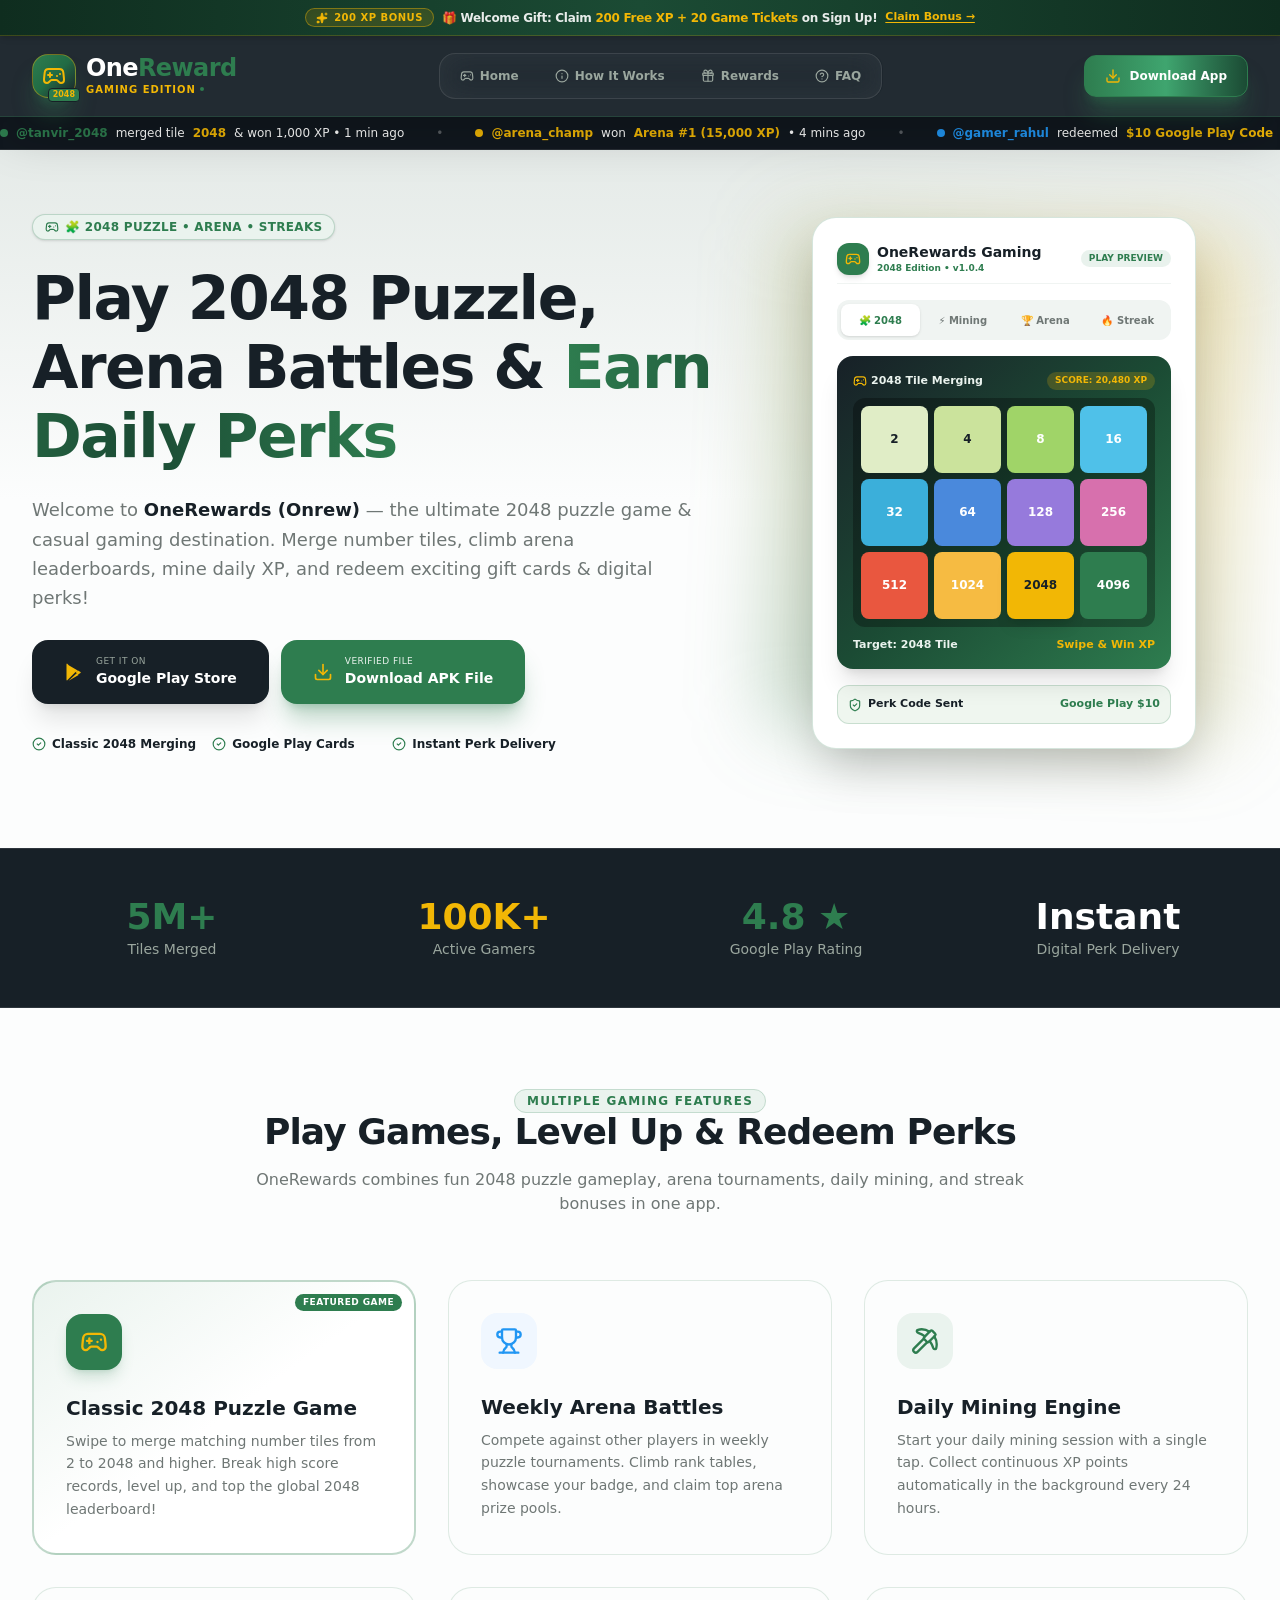
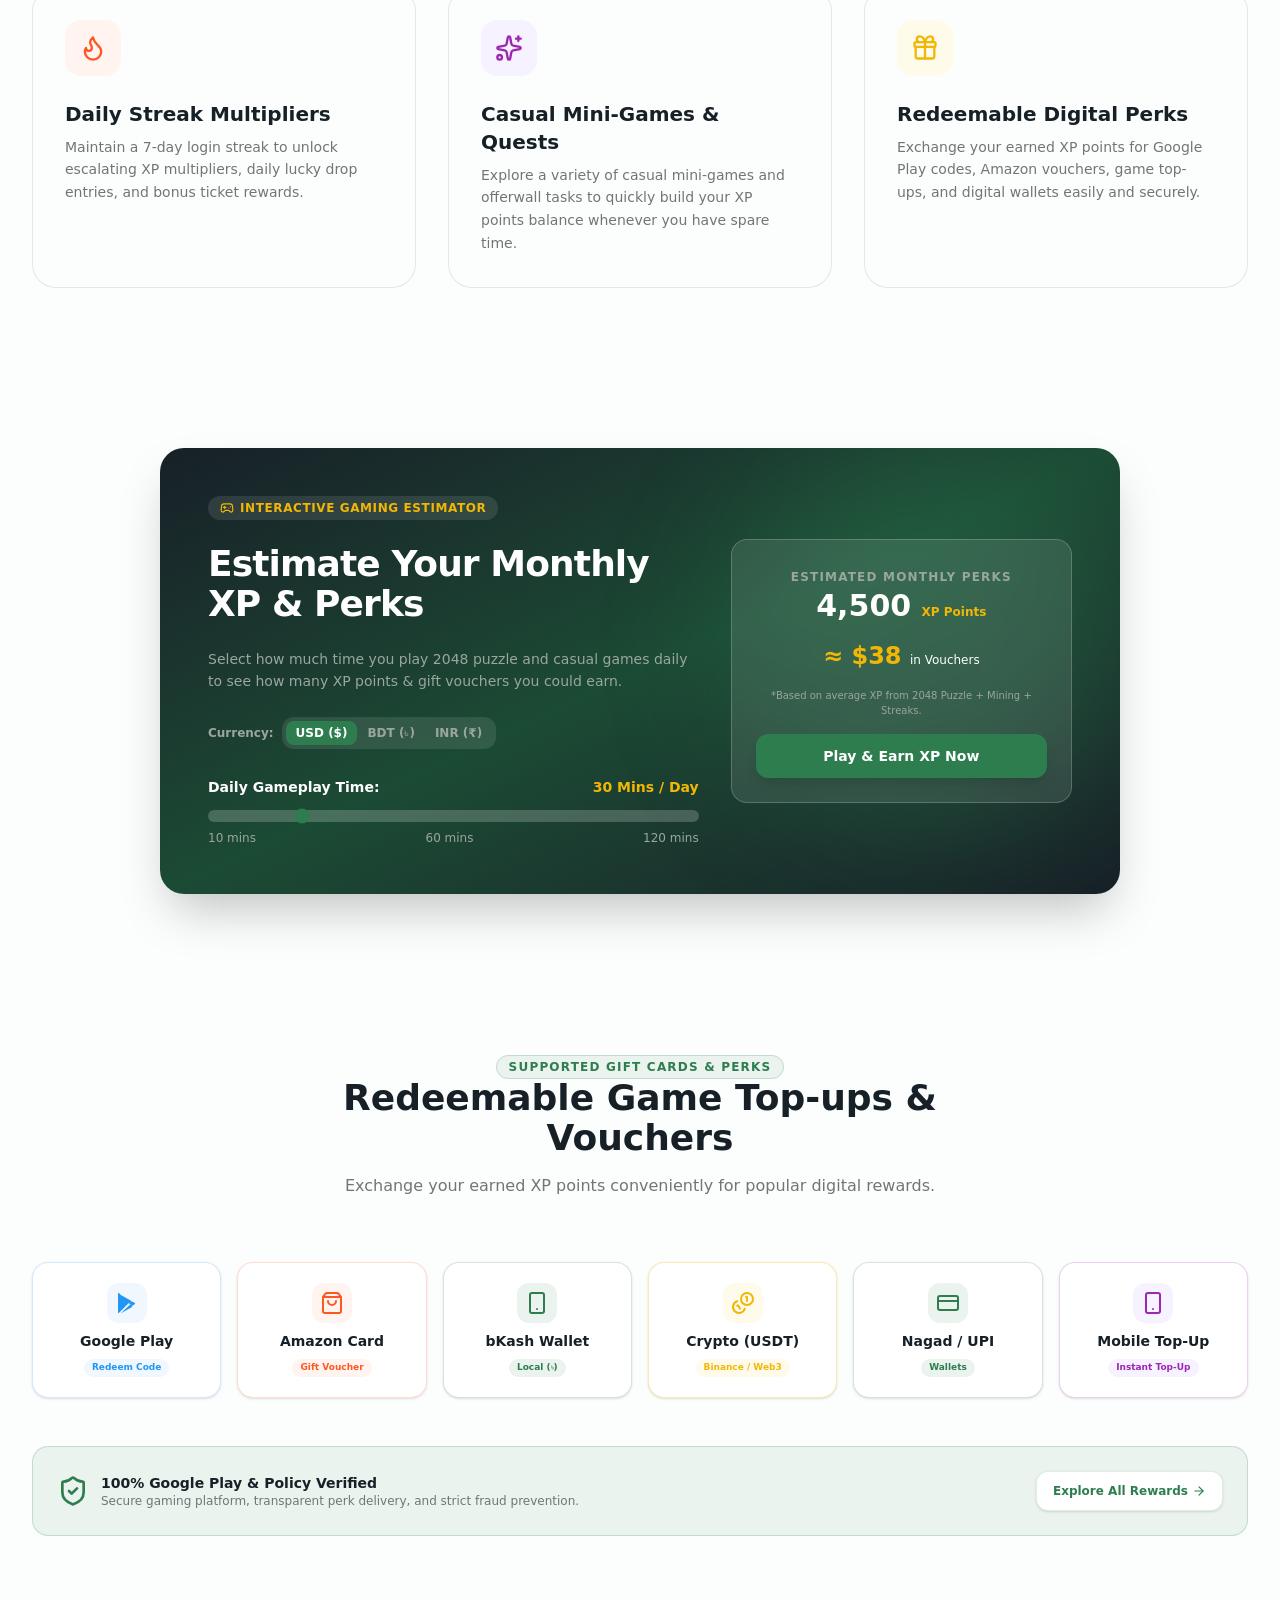
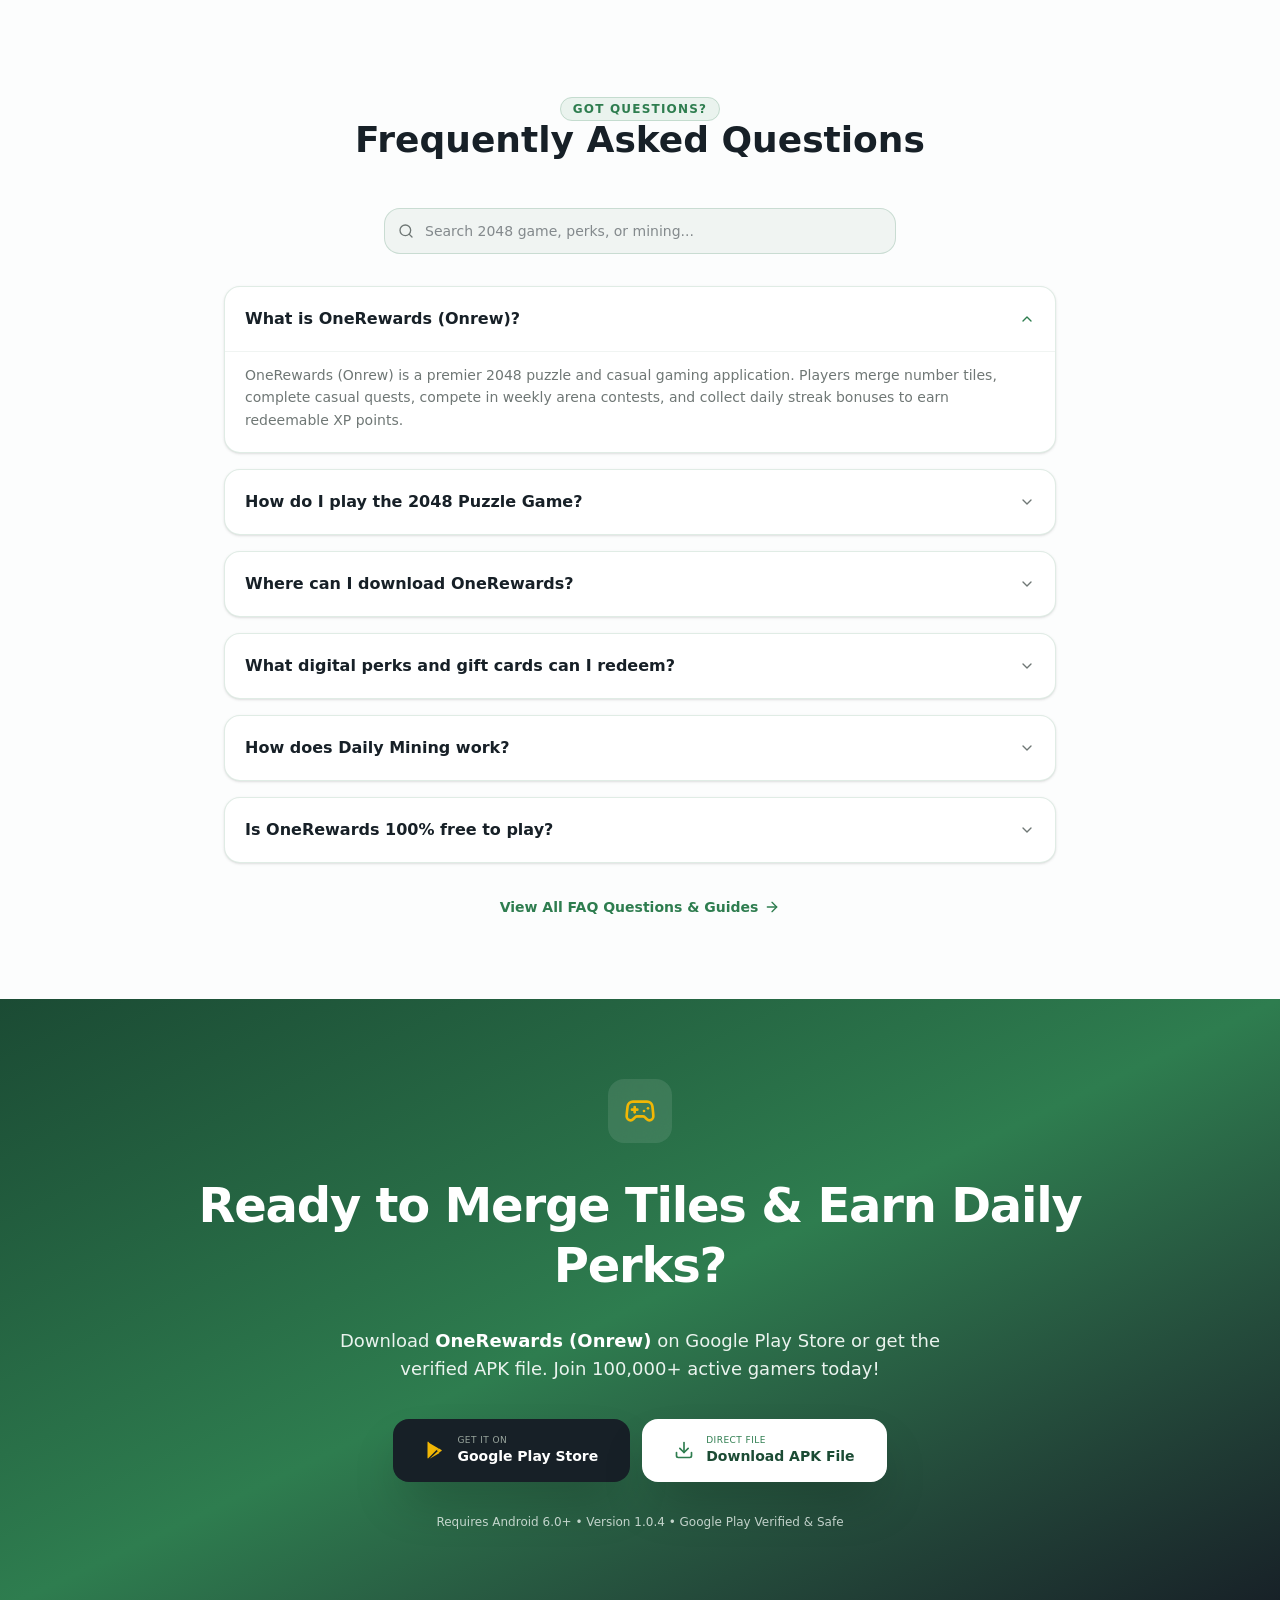
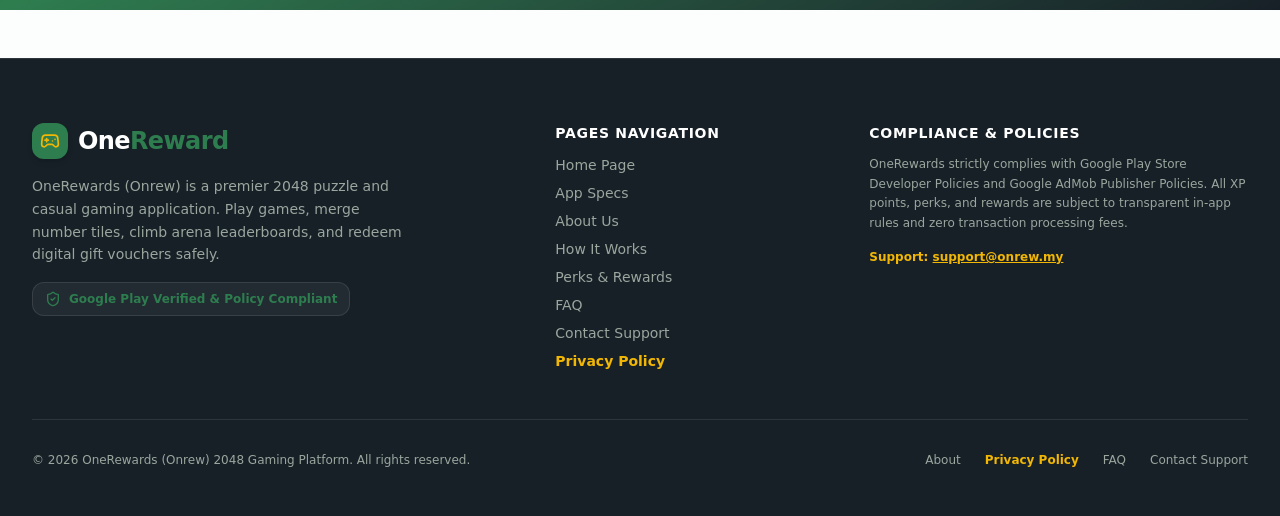
<file: index.html>
<!doctype html>
<html lang="en" class="scroll-smooth">
  <head>
    <meta charset="UTF-8" />
    <link rel="icon" type="image/png" href="/logo.png" />
    <meta name="viewport" content="width=device-width, initial-scale=1.0, maximum-scale=5.0" />
    <title>OneRewards | Play to Earn Money</title>

    <!-- Single Page App redirection handler for clean URLs without hash -->
    <script>
      (function() {
        var l = window.location;
        if (l.search) {
          var q = {};
          l.search.slice(1).split('&').forEach(function(v) {
            var a = v.split('=');
            q[a[0]] = a.slice(1).join('=');
          });
          if (q.p !== undefined) {
            window.history.replaceState(null, null,
              l.pathname.slice(0, -1) + (q.p || '') +
              (q.q ? '?' + q.q : '') +
              l.hash
            );
          }
        }
      }());
    </script>

    <!-- SEO Meta Tags -->
    <meta name="description" content="OneRewards (com.onerewards) is a premier rewards & earning platform. Mine coins daily, complete offerwall tasks, enter lucky draws, join weekly arena contests, and redeem real cash & gift cards instantly." />
    <meta name="keywords" content="OneRewards, com.onerewards, Onrew, Play to Earn, Earn Money Online, Daily Mining, Earn Cash App, Free Gift Cards, Weekly Arena, Lucky Draw, Fast Payout" />
    <meta name="author" content="OneRewards Team" />
    <meta name="robots" content="index, follow" />

    <!-- Open Graph / Facebook -->
    <meta property="og:type" content="website" />
    <meta property="og:url" content="https://onrew.my/" />
    <meta property="og:title" content="OneRewards | Play to Earn Money & Real Cash" />
    <meta property="og:description" content="Mine coins daily, complete fun tasks, compete in weekly arena contests, and withdraw real money instantly with OneRewards." />
    <meta property="og:image" content="https://onrew.my/logo.png" />
    <meta property="og:site_name" content="OneRewards" />

    <!-- Twitter Card -->
    <meta name="twitter:card" content="summary_large_image" />
    <meta name="twitter:title" content="OneRewards | Play to Earn Money" />
    <meta name="twitter:description" content="Join 100,000+ users earning real cash & gift cards daily with OneRewards." />
    <meta name="twitter:image" content="https://onrew.my/logo.png" />

    <!-- Google Fonts -->
    <link rel="preconnect" href="https://fonts.googleapis.com">
    <link rel="preconnect" href="https://fonts.gstatic.com" crossorigin>
    <link href="https://fonts.googleapis.com/css2?family=Plus+Jakarta+Sans:wght@400;500;600;700;800&family=Inter:wght@400;500;600;700&display=swap" rel="stylesheet">

    <!-- Structured Data (JSON-LD) for SEO & AI Recommendation Engines -->
    <script type="application/ld+json">
    {
      "@context": "https://schema.org",
      "@graph": [
        {
          "@type": "WebSite",
          "@id": "https://onrew.my/#website",
          "url": "https://onrew.my/",
          "name": "OneRewards",
          "alternateName": "Onrew",
          "description": "Play games, mine coins daily, complete offerwall tasks, and redeem real cash instantly.",
          "publisher": {
            "@type": "Organization",
            "name": "OneRewards Team",
            "logo": {
              "@type": "ImageObject",
              "url": "https://onrew.my/logo.png"
            }
          }
        },
        {
          "@type": "SoftwareApplication",
          "name": "OneRewards",
          "alternateName": "Onrew",
          "operatingSystem": "Android",
          "applicationCategory": "GameApplication, FinanceApplication",
          "applicationSubCategory": "Rewards & Earning Platform",
          "softwareVersion": "1.0.4",
          "installUrl": "https://play.google.com/store/apps/details?id=com.onerewards",
          "downloadUrl": "https://play.google.com/store/apps/details?id=com.onerewards",
          "releaseNotes": "Enhanced mining speeds, instant bKash/Nagad and Crypto payouts.",
          "offers": {
            "@type": "Offer",
            "price": "0",
            "priceCurrency": "USD"
          },
          "aggregateRating": {
            "@type": "AggregateRating",
            "ratingValue": "4.8",
            "ratingCount": "12500",
            "bestRating": "5",
            "worstRating": "1"
          },
          "description": "OneRewards (com.onerewards) is a premier rewards & earning platform. Mine coins daily, complete offerwall tasks, enter lucky draws, join weekly arena contests, and redeem real cash & gift cards instantly."
        }
      ]
    }
    </script>
    <script type="module" crossorigin src="/assets/index-er2yVmvf.js"></script>
    <link rel="stylesheet" crossorigin href="/assets/index-BYYidW73.css">
  </head>
  <body class="bg-[#FCFDFD] text-[#172027] font-sans antialiased selection:bg-[#2E7D4F] selection:text-white">
    <div id="root"></div>
  </body>
</html>
</file>
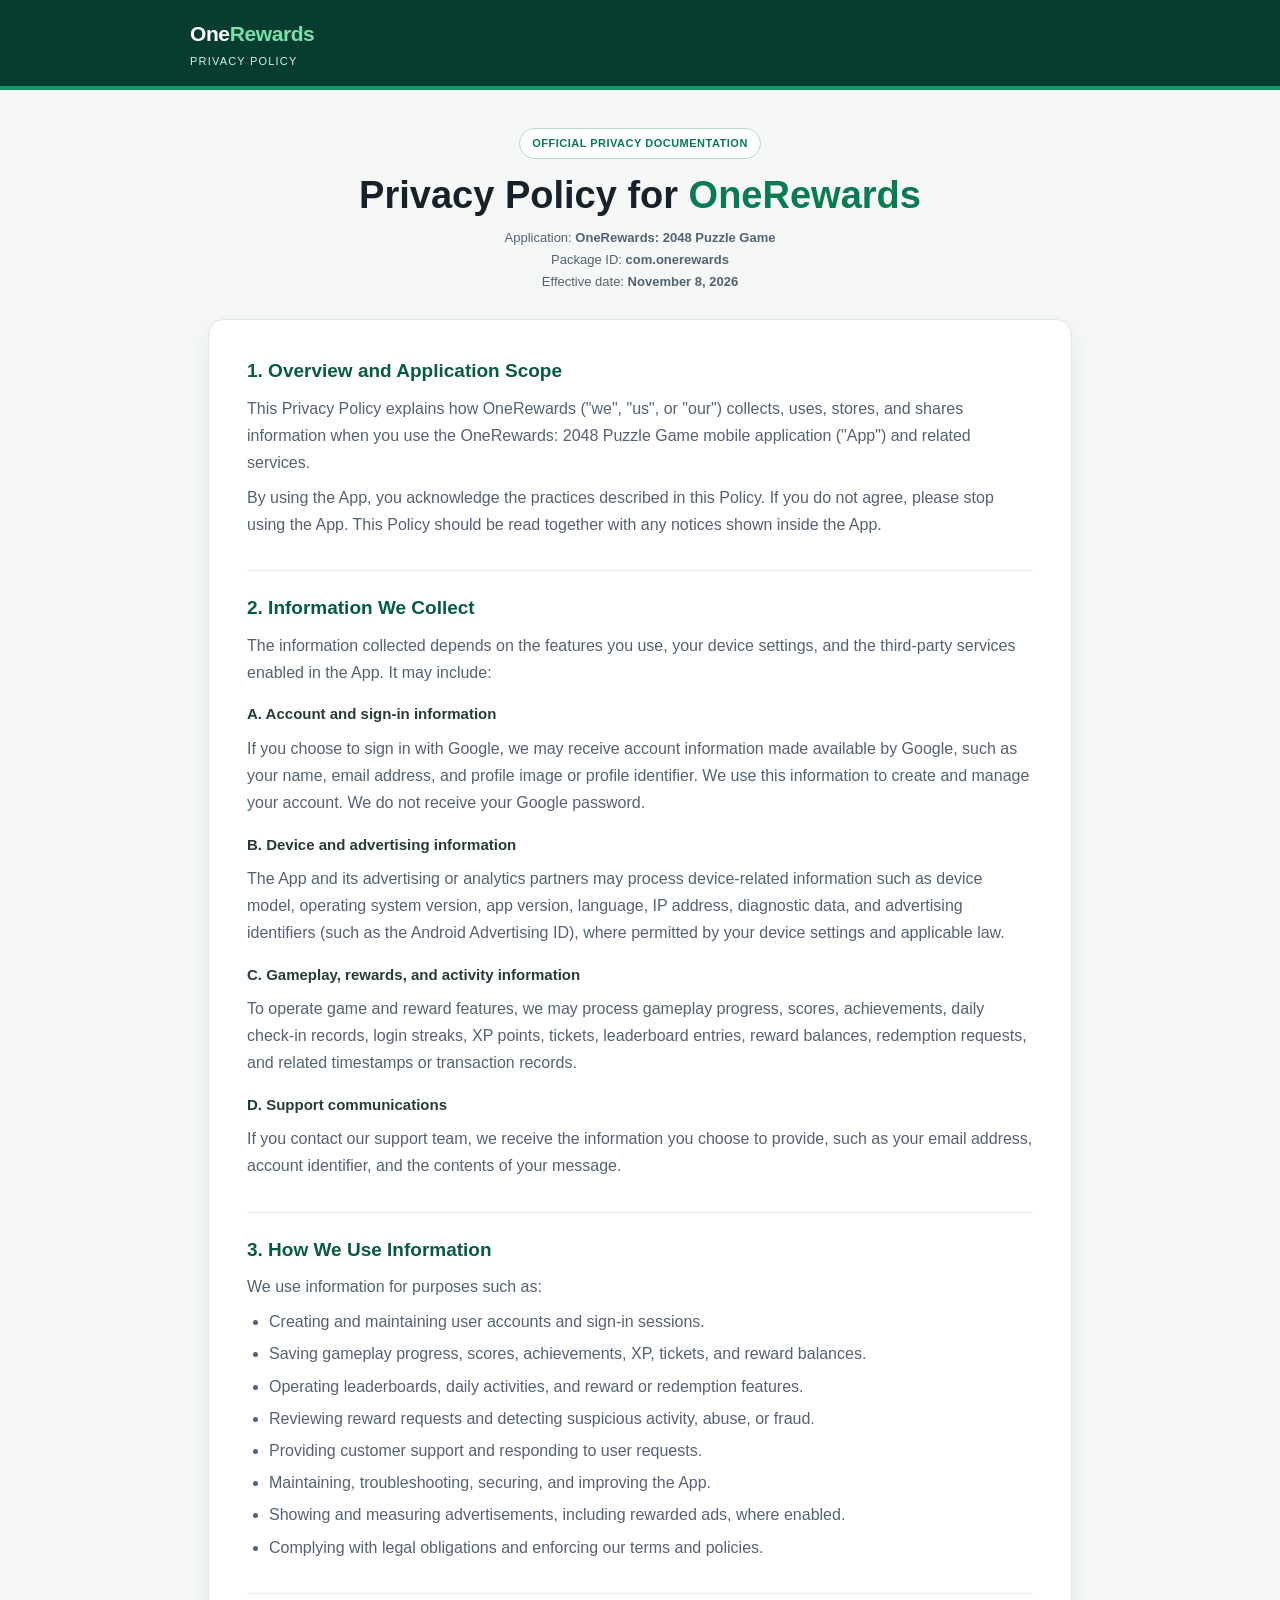
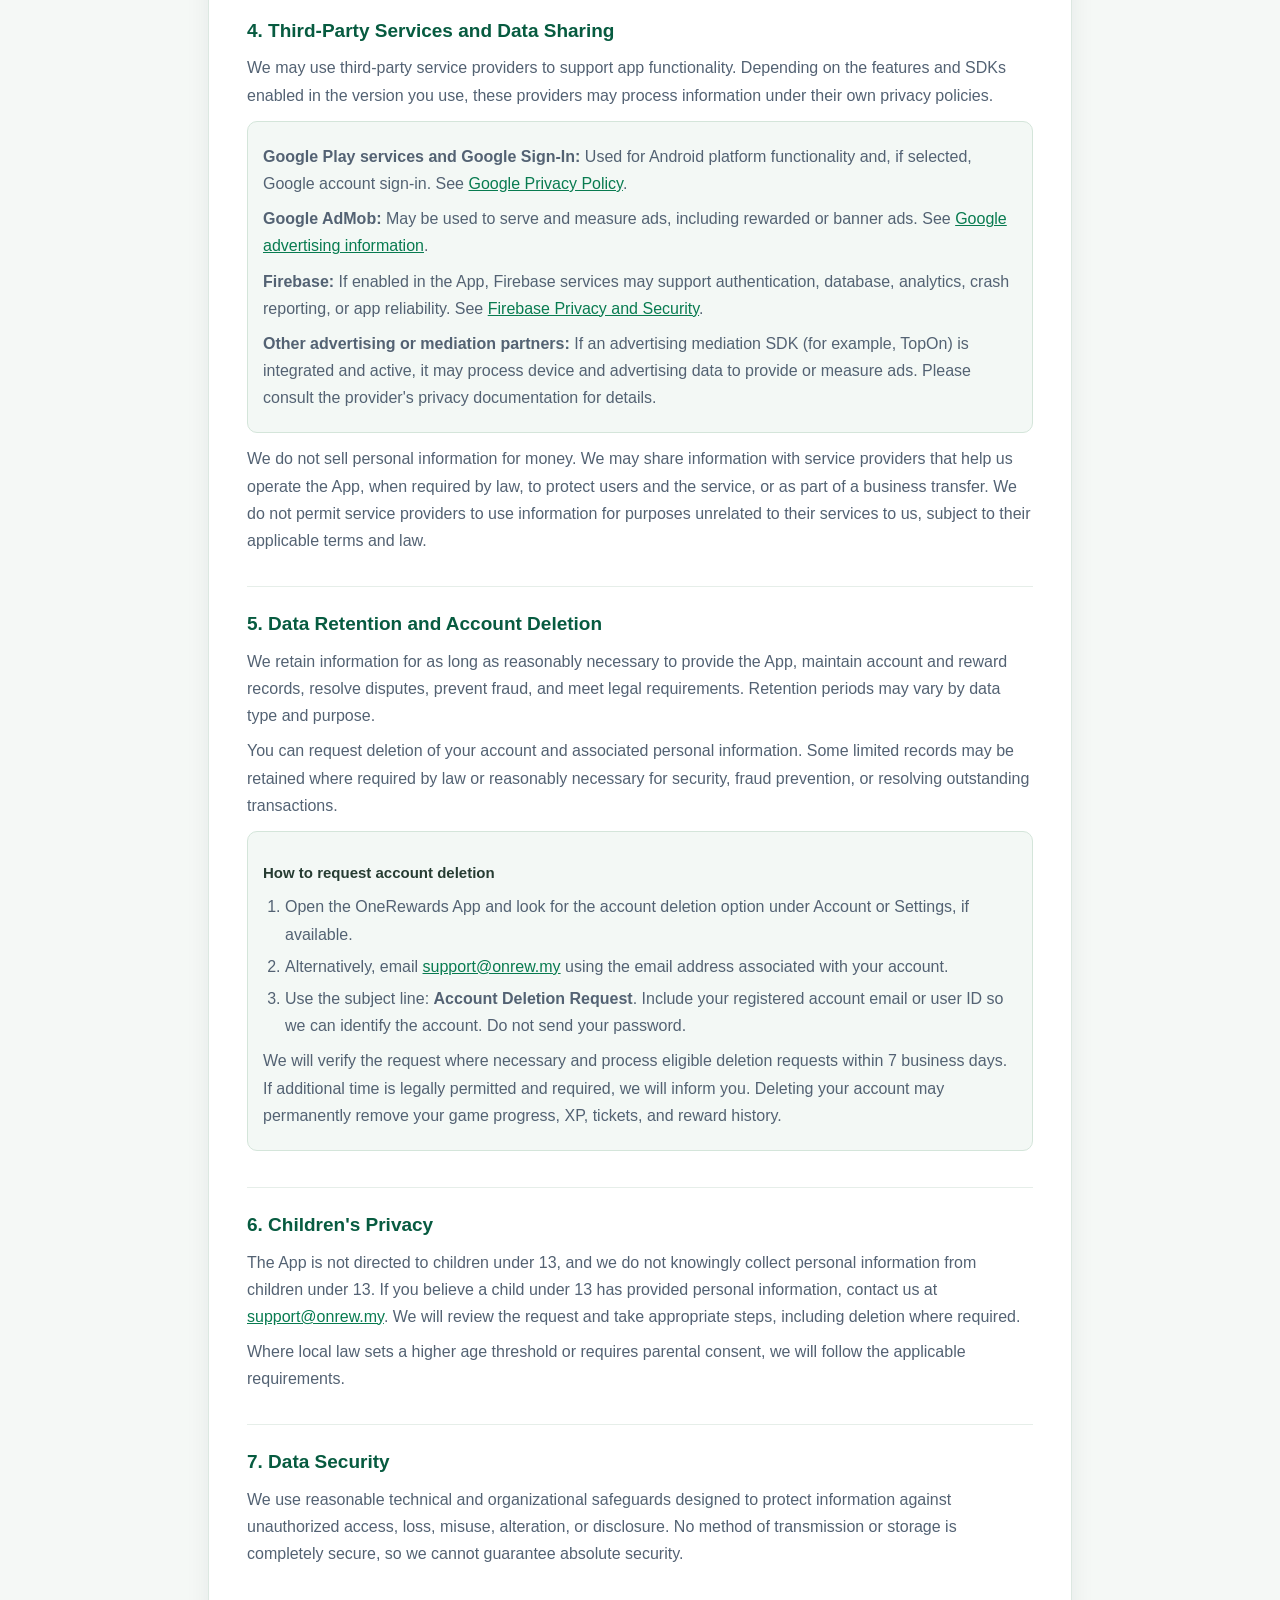
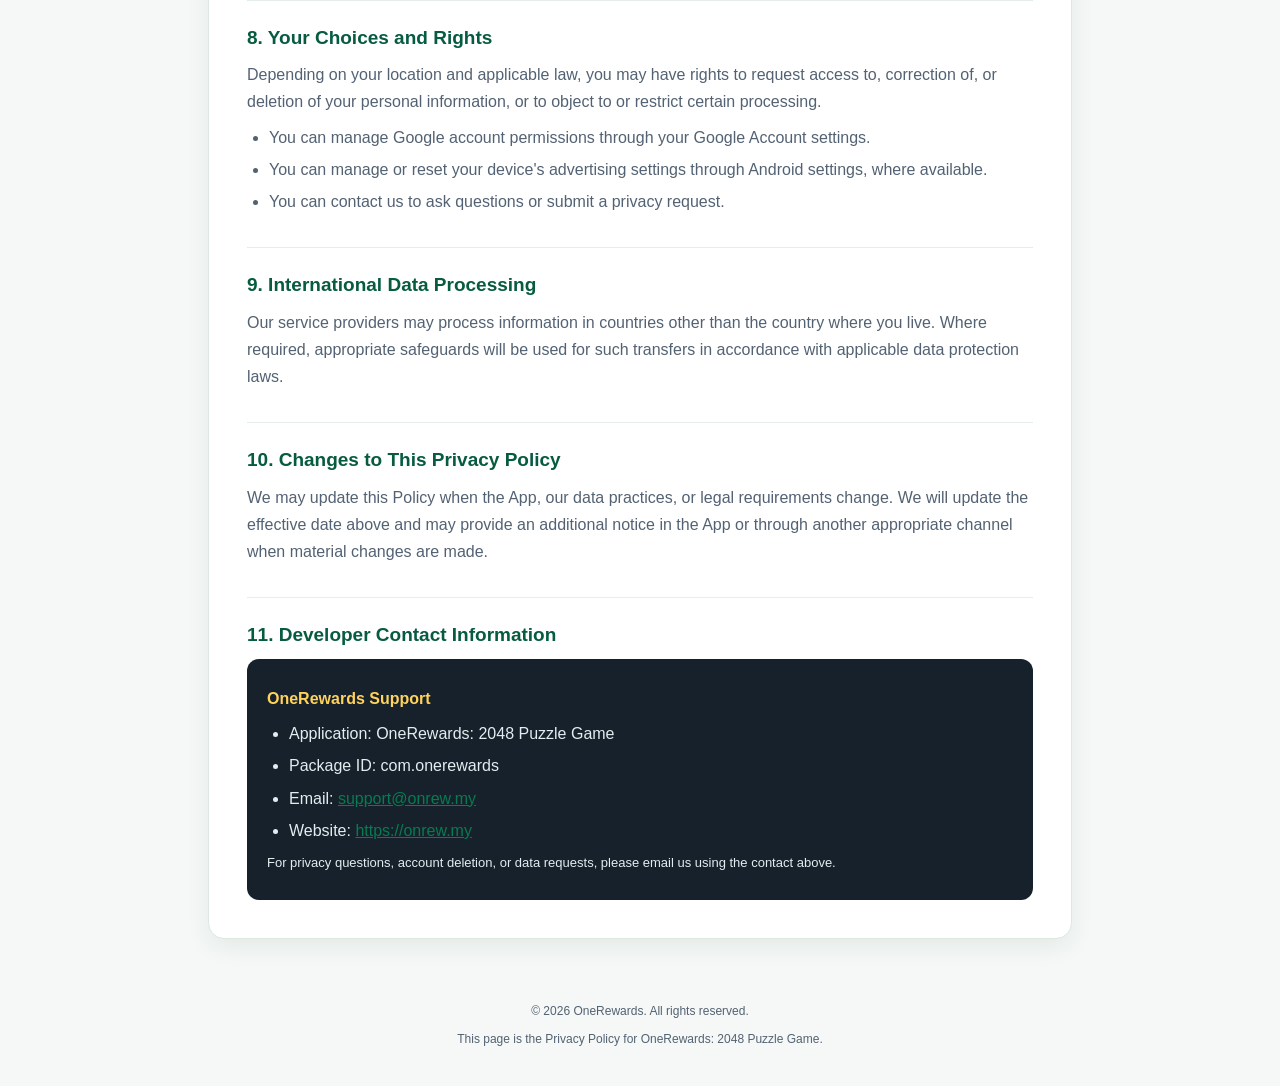
<file: onerewards_privacy_policy.html>
<!DOCTYPE html>
<html lang="en">
<head>
  <meta charset="UTF-8">
  <meta name="viewport" content="width=device-width, initial-scale=1">
  <meta name="robots" content="index,follow">
  <meta name="description" content="Privacy Policy for OneRewards: 2048 Puzzle Game. Learn what information the app collects, how it is used, and how to request account deletion.">
  <title>Privacy Policy - OneRewards: 2048 Puzzle Game</title>
  <style>
    :root {
      color-scheme: light;
      --green: #087b50;
      --green-dark: #075b40;
      --ink: #17212b;
      --muted: #536273;
      --line: #dce8e1;
      --soft: #f3f8f5;
      --gold: #f2b51b;
    }
    * { box-sizing: border-box; }
    body {
      margin: 0;
      background: #f5f8f6;
      color: var(--ink);
      font: 16px/1.7 Arial, Helvetica, sans-serif;
    }
    header {
      background: #073d30;
      color: #fff;
      padding: 16px 20px;
      border-bottom: 4px solid #159765;
    }
    .header-inner, main, footer { max-width: 900px; margin: 0 auto; }
    .brand { font-weight: 800; font-size: 21px; letter-spacing: -.4px; }
    .brand span { color: #7ce0ad; }
    .tagline { color: #d7f2e3; font-size: 11px; letter-spacing: 1.2px; text-transform: uppercase; }
    main { padding: 38px 18px 54px; }
    .intro { text-align: center; margin: 0 auto 26px; }
    .eyebrow {
      display: inline-block; padding: 5px 12px; border: 1px solid #b9d9c8;
      border-radius: 30px; color: var(--green); background: #fff;
      font-size: 11px; font-weight: 700; letter-spacing: .5px;
    }
    h1 { margin: 14px 0 8px; font-size: clamp(27px, 5vw, 38px); line-height: 1.2; }
    h1 span { color: var(--green); }
    .app-meta { color: var(--muted); font-size: 13px; }
    .policy {
      background: #fff; border: 1px solid var(--line); border-radius: 16px;
      padding: clamp(20px, 4vw, 38px); box-shadow: 0 8px 24px rgba(18, 52, 36, .07);
    }
    section { padding: 0 0 24px; margin: 0 0 24px; border-bottom: 1px solid #e6eee9; }
    section:last-child { padding-bottom: 0; margin-bottom: 0; border-bottom: 0; }
    h2 { color: var(--green-dark); font-size: 19px; margin: 0 0 10px; line-height: 1.4; }
    h3 { font-size: 15px; margin: 15px 0 6px; color: #263c32; }
    p, li { color: var(--muted); }
    p { margin: 8px 0; }
    ul, ol { padding-left: 22px; margin: 8px 0; }
    li { margin: 5px 0; }
    a { color: var(--green); overflow-wrap: anywhere; }
    .info {
      background: var(--soft); border: 1px solid #d4e5da; border-radius: 10px;
      padding: 13px 15px; margin: 12px 0;
    }
    .contact {
      background: #17212b; color: #fff; border-radius: 12px; padding: 18px 20px;
    }
    .contact p, .contact li { color: #e3edf0; }
    .contact strong { color: #ffd35b; }
    .notice { font-size: 13px; }
    footer { padding: 0 18px 28px; text-align: center; color: #6a7884; font-size: 12px; }
    @media (max-width: 560px) {
      body { font-size: 15px; }
      main { padding-top: 26px; }
      .policy { border-radius: 12px; }
      h2 { font-size: 17px; }
    }
  </style>
</head>
<body>
  <header>
    <div class="header-inner">
      <div class="brand">One<span>Rewards</span></div>
      <div class="tagline">Privacy Policy</div>
    </div>
  </header>

  <main>
    <div class="intro">
      <div class="eyebrow">OFFICIAL PRIVACY DOCUMENTATION</div>
      <h1>Privacy Policy for <span>OneRewards</span></h1>
      <div class="app-meta">
        Application: <strong>OneRewards: 2048 Puzzle Game</strong><br>
        Package ID: <strong>com.onerewards</strong><br>
        Effective date: <strong>November 8, 2026</strong>
      </div>
    </div>

    <article class="policy">
      <section>
        <h2>1. Overview and Application Scope</h2>
        <p>This Privacy Policy explains how OneRewards ("we", "us", or "our") collects, uses, stores, and shares information when you use the OneRewards: 2048 Puzzle Game mobile application ("App") and related services.</p>
        <p>By using the App, you acknowledge the practices described in this Policy. If you do not agree, please stop using the App. This Policy should be read together with any notices shown inside the App.</p>
      </section>

      <section>
        <h2>2. Information We Collect</h2>
        <p>The information collected depends on the features you use, your device settings, and the third-party services enabled in the App. It may include:</p>

        <h3>A. Account and sign-in information</h3>
        <p>If you choose to sign in with Google, we may receive account information made available by Google, such as your name, email address, and profile image or profile identifier. We use this information to create and manage your account. We do not receive your Google password.</p>

        <h3>B. Device and advertising information</h3>
        <p>The App and its advertising or analytics partners may process device-related information such as device model, operating system version, app version, language, IP address, diagnostic data, and advertising identifiers (such as the Android Advertising ID), where permitted by your device settings and applicable law.</p>

        <h3>C. Gameplay, rewards, and activity information</h3>
        <p>To operate game and reward features, we may process gameplay progress, scores, achievements, daily check-in records, login streaks, XP points, tickets, leaderboard entries, reward balances, redemption requests, and related timestamps or transaction records.</p>

        <h3>D. Support communications</h3>
        <p>If you contact our support team, we receive the information you choose to provide, such as your email address, account identifier, and the contents of your message.</p>
      </section>

      <section>
        <h2>3. How We Use Information</h2>
        <p>We use information for purposes such as:</p>
        <ul>
          <li>Creating and maintaining user accounts and sign-in sessions.</li>
          <li>Saving gameplay progress, scores, achievements, XP, tickets, and reward balances.</li>
          <li>Operating leaderboards, daily activities, and reward or redemption features.</li>
          <li>Reviewing reward requests and detecting suspicious activity, abuse, or fraud.</li>
          <li>Providing customer support and responding to user requests.</li>
          <li>Maintaining, troubleshooting, securing, and improving the App.</li>
          <li>Showing and measuring advertisements, including rewarded ads, where enabled.</li>
          <li>Complying with legal obligations and enforcing our terms and policies.</li>
        </ul>
      </section>

      <section>
        <h2>4. Third-Party Services and Data Sharing</h2>
        <p>We may use third-party service providers to support app functionality. Depending on the features and SDKs enabled in the version you use, these providers may process information under their own privacy policies.</p>
        <div class="info">
          <p><strong>Google Play services and Google Sign-In:</strong> Used for Android platform functionality and, if selected, Google account sign-in. See <a href="https://policies.google.com/privacy" target="_blank" rel="noopener noreferrer">Google Privacy Policy</a>.</p>
          <p><strong>Google AdMob:</strong> May be used to serve and measure ads, including rewarded or banner ads. See <a href="https://policies.google.com/technologies/ads" target="_blank" rel="noopener noreferrer">Google advertising information</a>.</p>
          <p><strong>Firebase:</strong> If enabled in the App, Firebase services may support authentication, database, analytics, crash reporting, or app reliability. See <a href="https://firebase.google.com/support/privacy" target="_blank" rel="noopener noreferrer">Firebase Privacy and Security</a>.</p>
          <p><strong>Other advertising or mediation partners:</strong> If an advertising mediation SDK (for example, TopOn) is integrated and active, it may process device and advertising data to provide or measure ads. Please consult the provider's privacy documentation for details.</p>
        </div>
        <p>We do not sell personal information for money. We may share information with service providers that help us operate the App, when required by law, to protect users and the service, or as part of a business transfer. We do not permit service providers to use information for purposes unrelated to their services to us, subject to their applicable terms and law.</p>
      </section>

      <section>
        <h2>5. Data Retention and Account Deletion</h2>
        <p>We retain information for as long as reasonably necessary to provide the App, maintain account and reward records, resolve disputes, prevent fraud, and meet legal requirements. Retention periods may vary by data type and purpose.</p>
        <p>You can request deletion of your account and associated personal information. Some limited records may be retained where required by law or reasonably necessary for security, fraud prevention, or resolving outstanding transactions.</p>
        <div class="info">
          <h3>How to request account deletion</h3>
          <ol>
            <li>Open the OneRewards App and look for the account deletion option under Account or Settings, if available.</li>
            <li>Alternatively, email <a href="mailto:support@onrew.my">support@onrew.my</a> using the email address associated with your account.</li>
            <li>Use the subject line: <strong>Account Deletion Request</strong>. Include your registered account email or user ID so we can identify the account. Do not send your password.</li>
          </ol>
          <p>We will verify the request where necessary and process eligible deletion requests within 7 business days. If additional time is legally permitted and required, we will inform you. Deleting your account may permanently remove your game progress, XP, tickets, and reward history.</p>
        </div>
      </section>

      <section>
        <h2>6. Children's Privacy</h2>
        <p>The App is not directed to children under 13, and we do not knowingly collect personal information from children under 13. If you believe a child under 13 has provided personal information, contact us at <a href="mailto:support@onrew.my">support@onrew.my</a>. We will review the request and take appropriate steps, including deletion where required.</p>
        <p>Where local law sets a higher age threshold or requires parental consent, we will follow the applicable requirements.</p>
      </section>

      <section>
        <h2>7. Data Security</h2>
        <p>We use reasonable technical and organizational safeguards designed to protect information against unauthorized access, loss, misuse, alteration, or disclosure. No method of transmission or storage is completely secure, so we cannot guarantee absolute security.</p>
      </section>

      <section>
        <h2>8. Your Choices and Rights</h2>
        <p>Depending on your location and applicable law, you may have rights to request access to, correction of, or deletion of your personal information, or to object to or restrict certain processing.</p>
        <ul>
          <li>You can manage Google account permissions through your Google Account settings.</li>
          <li>You can manage or reset your device's advertising settings through Android settings, where available.</li>
          <li>You can contact us to ask questions or submit a privacy request.</li>
        </ul>
      </section>

      <section>
        <h2>9. International Data Processing</h2>
        <p>Our service providers may process information in countries other than the country where you live. Where required, appropriate safeguards will be used for such transfers in accordance with applicable data protection laws.</p>
      </section>

      <section>
        <h2>10. Changes to This Privacy Policy</h2>
        <p>We may update this Policy when the App, our data practices, or legal requirements change. We will update the effective date above and may provide an additional notice in the App or through another appropriate channel when material changes are made.</p>
      </section>

      <section>
        <h2>11. Developer Contact Information</h2>
        <div class="contact">
          <p><strong>OneRewards Support</strong></p>
          <ul>
            <li>Application: OneRewards: 2048 Puzzle Game</li>
            <li>Package ID: com.onerewards</li>
            <li>Email: <a href="mailto:support@onrew.my">support@onrew.my</a></li>
            <li>Website: <a href="https://onrew.my" target="_blank" rel="noopener noreferrer">https://onrew.my</a></li>
          </ul>
          <p class="notice">For privacy questions, account deletion, or data requests, please email us using the contact above.</p>
        </div>
      </section>
    </article>
  </main>

  <footer>
    <p>© 2026 OneRewards. All rights reserved.</p>
    <p>This page is the Privacy Policy for OneRewards: 2048 Puzzle Game.</p>
  </footer>
</body>
</html>
</file>
